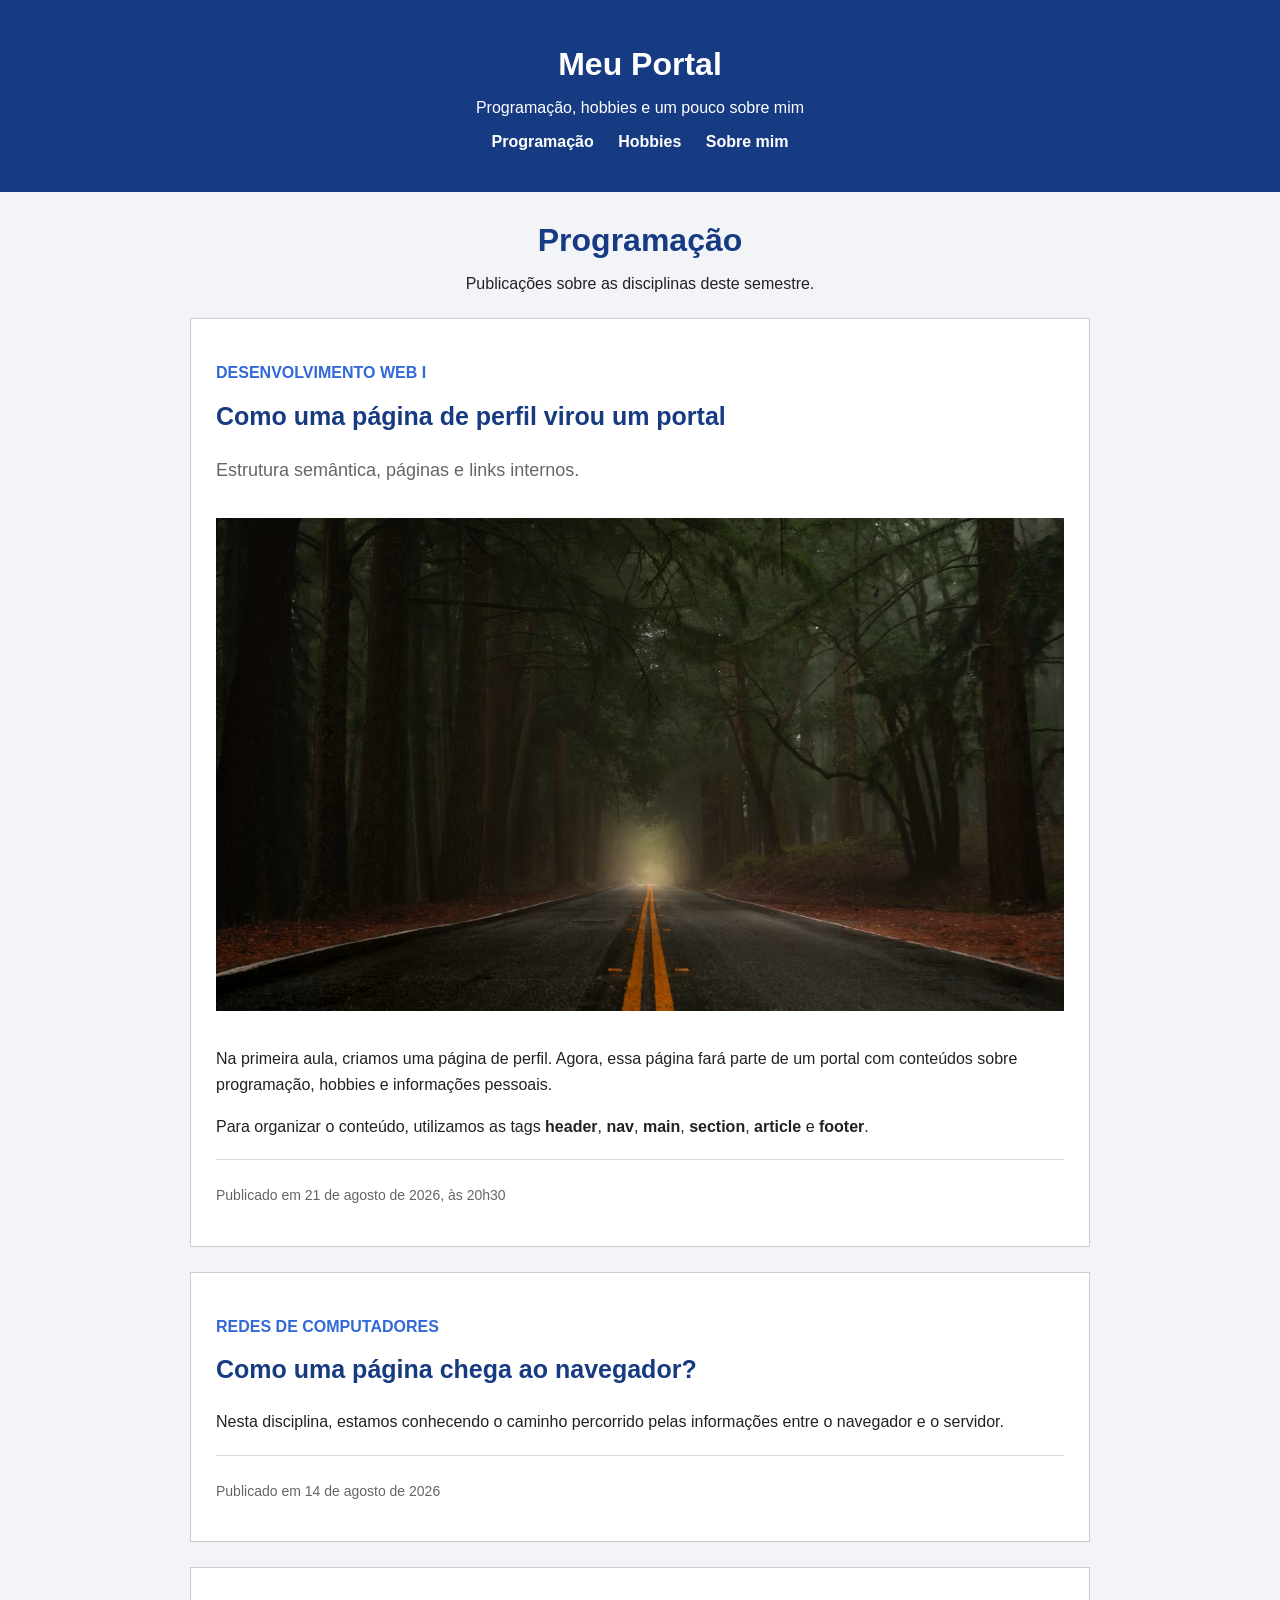
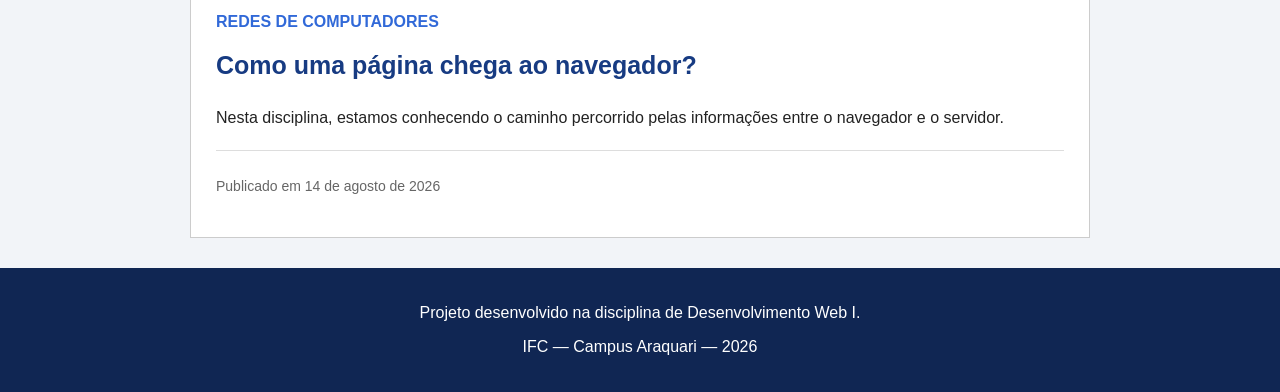
<file: index.html>
<!DOCTYPE html>
<html lang="pt-BR">
<head>
    <meta charset="UTF-8">
    <meta name="viewport" content="width=device-width, initial-scale=1.0">
    <title>Programação | Meu Portal</title>
    <link rel="stylesheet" href="./css/global.css">
    <link rel="stylesheet" href="./css/style.css">
</head>

<body>
    <header>
        <h1>Meu Portal</h1>
        <p>Programação, hobbies e um pouco sobre mim</p>

        <nav>
            <ul>
                <li><a href="programacao.html">Programação</a></li>
                <li><a href="hobbies.html">Hobbies</a></li>
                <li><a href="perfil.html">Sobre mim</a></li>
            </ul>
        </nav>
    </header>

    <main>
        <section>
            <header>
                <h2>Programação</h2>
                <p>Publicações sobre as disciplinas deste semestre.</p>
            </header>

            <article>
                <header>
                    <p class="categoria">Desenvolvimento Web I</p>
                    <h3>Como uma página de perfil virou um portal</h3>
                    <p class="subtitulo">
                        Estrutura semântica, páginas e links internos.
                    </p>
                </header>

                <img
                    src="./img/estrada.avif"
                    alt="Computador apresentando um código HTML"
                >

                <p>
                    Na primeira aula, criamos uma página de perfil. Agora,
                    essa página fará parte de um portal com conteúdos sobre
                    programação, hobbies e informações pessoais.
                </p>

                <p>
                    Para organizar o conteúdo, utilizamos as tags
                    <strong>header</strong>, <strong>nav</strong>,
                    <strong>main</strong>, <strong>section</strong>,
                    <strong>article</strong> e <strong>footer</strong>.
                </p>

                <footer>
                    <p>
                        Publicado em
                        <time datetime="2026-08-21T20:30">
                            21 de agosto de 2026, às 20h30
                        </time>
                    </p>
                </footer>
            </article>

            <article>
                <header>
                    <p class="categoria">Redes de Computadores</p>
                    <h3>Como uma página chega ao navegador?</h3>
                </header>

                <p>
                    Nesta disciplina, estamos conhecendo o caminho percorrido
                    pelas informações entre o navegador e o servidor.
                </p>

                <footer>
                    <p>
                        Publicado em
                        <time datetime="2026-08-14">14 de agosto de 2026</time>
                    </p>
                </footer>
            </article>

             <article>
                <header>
                    <p class="categoria">Redes de Computadores</p>
                    <h3>Como uma página chega ao navegador?</h3>
                </header>

                <p>
                    Nesta disciplina, estamos conhecendo o caminho percorrido
                    pelas informações entre o navegador e o servidor.
                </p>

                <footer>
                    <p>
                        Publicado em
                        <time datetime="2026-08-14">14 de agosto de 2026</time>
                    </p>
                </footer>
            </article>
        </section>
    </main>

    <footer>
        <p>Projeto desenvolvido na disciplina de Desenvolvimento Web I.</p>
        <p>IFC — Campus Araquari — 2026</p>
    </footer>
</body>
</html>
</file>
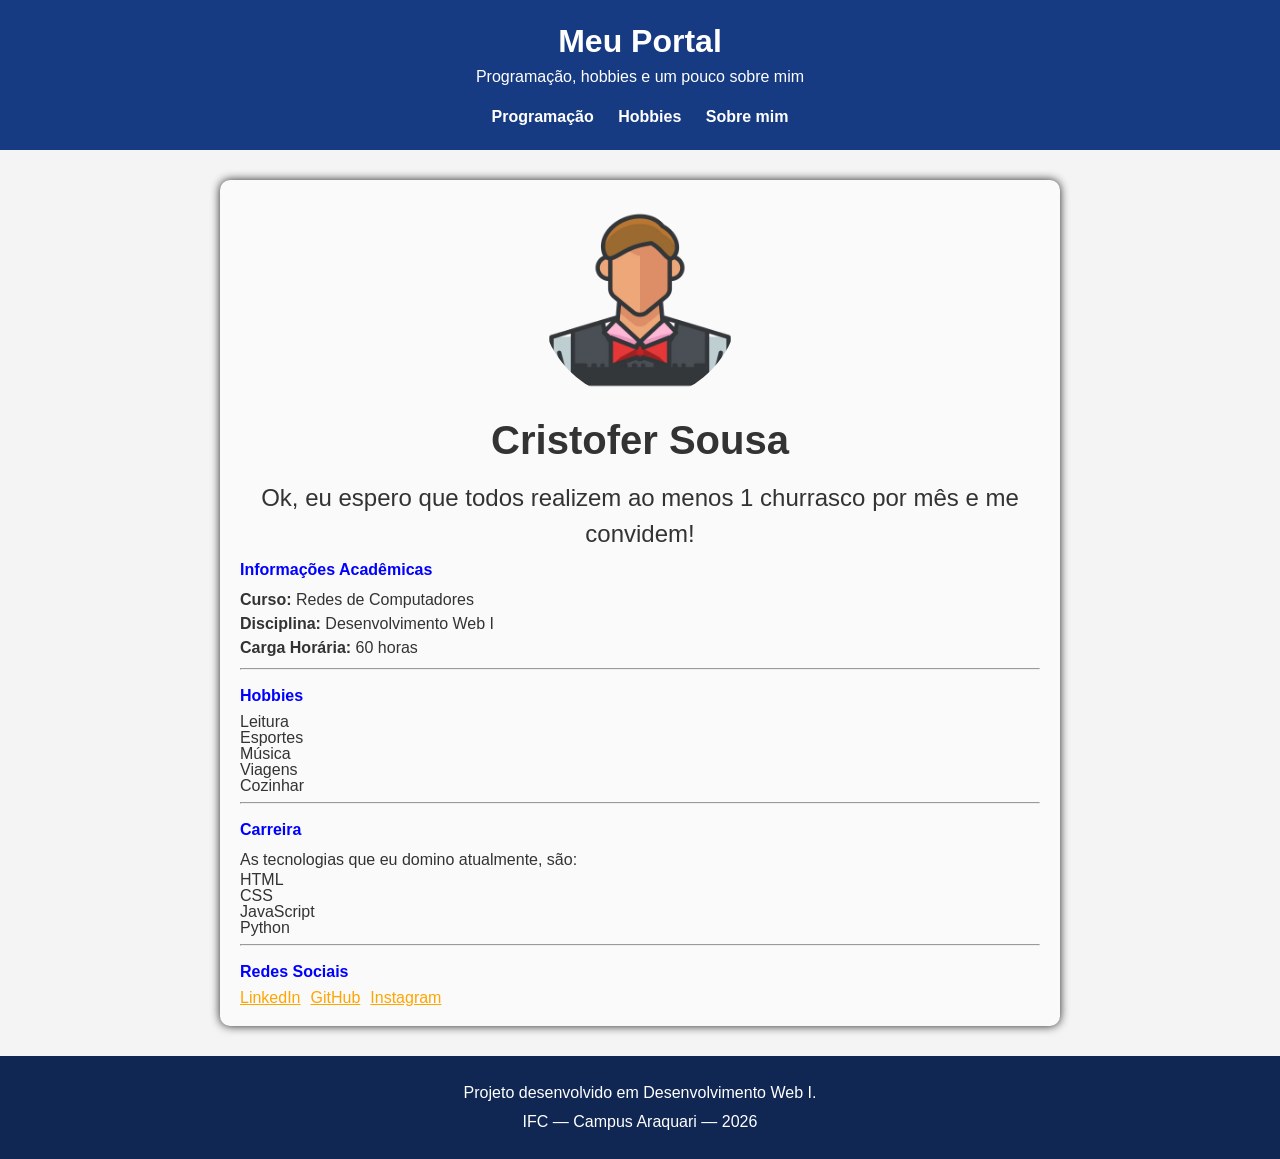
<file: perfil.html>
<!DOCTYPE html>
<html lang="pt-br">
    <head>
        <meta charset="UTF-8">
        <meta name="viewport" content="width=device-width, initial-scale=1.0">
        <title>Portfolio - Prof. Cris</title>
        <link rel="stylesheet" href="./css/reset.css">
        <link rel="stylesheet" href="./css/global.css">
        <link rel="stylesheet" href="./css/perfil.css">
    </head>
    <body>
        <header class="cabecalho-site">
            <h1>Meu Portal</h1>
            <p>Programação, hobbies e um pouco sobre mim</p>
            <nav class="menu-site">
                <ul>
                    <li>
                        <a href="index.html">Programação</a>
                    </li>
                    <li>
                        <a href="hobbies.html">Hobbies</a>
                    </li>
                    <li>
                        <a href="perfil.html">Sobre mim</a>
                    </li>
                </ul>
            </nav>
        </header>
        <main class="conteudo-pagina">
            <div class="container">
                <img src="./img/portfolio.avif" title="Prof. Cristofer" alt="Cristofer Sousa">
                <h1>Cristofer Sousa</h1>
                <p class="slogan">
                    Ok, eu espero que todos realizem ao menos 1 churrasco por mês e me convidem!
                </p>
                <h2>Informações Acadêmicas</h2>
                <p>
                    <span>Curso:</span> Redes de Computadores
                </p>
                <p>
                    <span>Disciplina:</span> Desenvolvimento Web I
                </p>
                <p>
                    <span>Carga Horária:</span> 60 horas
                </p>
                <hr>
                <h2>Hobbies</h2>
                <ul>
                    <li>Leitura</li>
                    <li>Esportes</li>
                    <li>Música</li>
                    <li>Viagens</li>
                    <li>Cozinhar</li>
                </ul>
                <hr>
                <h2>Carreira</h2>
                <p> As tecnologias que eu domino atualmente, são:</p>
                <ul>
                    <li>HTML</li>
                    <li>CSS</li>
                    <li>JavaScript</li>
                    <li>Python</li>
                </ul>
                <hr>
                <h2>Redes Sociais</h2>
                <ul class="social">
                    <li>
                        <a href="https://www.linkedin.com/in/cristofer-sousa/" target="_blank" rel="noopener noreferrer">
                            LinkedIn
                        </a>
                    </li>
                    <li>
                        <a href="https://github.com/cristofer-sousa" target="_blank" rel="noopener noreferrer">
                            GitHub
                        </a>
                    </li>
                    <li>
                        <a href="https://instagram.com/cristofer.sousa" target="_blank" rel="noopener noreferrer">
                            Instagram
                        </a>
                    </li>
                </ul>
            </div>
        </main>
        <footer class="rodape-site">
            <p>Projeto desenvolvido em Desenvolvimento Web I.</p>
            <p>IFC — Campus Araquari — 2026</p>
        </footer>
    </body>
</html>
</file>
<file: css/global.css>
/*
    GLOBAL.CSS
    Estilos compartilhados entre todas as páginas do portal.

    Este arquivo cuida somente de:
    1. Configurações gerais;
    2. Cabeçalho;
    3. Menu de navegação;
    4. Área de conteúdo;
    5. Rodapé.
*/

/* Configurações gerais */
body {
    margin: 0;
    background-color: #f4f4f4;
    color: #333333;
    font-family: Arial, sans-serif;
}

/* Cabeçalho compartilhado */
.cabecalho-site {
    background-color: #173b82;
    color: white;
    padding: 25px 15px;
    text-align: center;
}

.cabecalho-site h1 {
    color: white;
    font-size: 2rem;
    margin: 0;
    padding: 0;
}

.cabecalho-site p {
    margin: 8px 0 20px 0;
}

/* Menu principal */
.menu-site ul {
    list-style-type: none;
    margin: 0;
    padding: 0;
}

.menu-site li {
    display: inline;
    margin: 0 10px;
}

.menu-site a {
    color: white;
    font-weight: bold;
    text-decoration: none;
}

.menu-site a:hover {
    color: #ffcc66;
    text-decoration: underline;
}

/* Espaçamento do conteúdo de cada página */
.conteudo-pagina {
    padding: 30px 15px;
}

/* Rodapé compartilhado */
.rodape-site {
    background-color: #102653;
    color: white;
    padding: 20px 15px;
    text-align: center;
}

.rodape-site p {
    margin: 5px 0;
}
</file>
<file: css/style.css>
/* Configurações gerais da página */
body {
    margin: 0;
    background-color: #f2f4f8;
    color: #222222;
    font-family: Arial, sans-serif;
}

/* Cabeçalho principal */
body > header {
    background-color: #173b82;
    color: white;
    padding: 25px;
    text-align: center;
}

body > header h1 {
    margin-bottom: 5px;
}

/* Menu de navegação */
nav ul {
    padding: 0;
    list-style: none;
}

nav li {
    display: inline;
    margin: 10px;
}

nav a {
    color: white;
    text-decoration: none;
    font-weight: bold;
}

nav a:hover {
    text-decoration: underline;
}

/* Conteúdo principal */
main {
    max-width: 900px;
    margin: 30px auto;
    padding: 0 20px;
}

section > header {
    margin-bottom: 25px;
    text-align: center;
}

section > header h2 {
    color: #173b82;
    font-size: 32px;
    margin-bottom: 5px;
}

/* Cada publicação do blog */
article {
    background-color: white;
    border: 1px solid #cccccc;
    margin-bottom: 25px;
    padding: 25px;
}

article h3 {
    color: #173b82;
    font-size: 25px;
    margin-top: 5px;
}

article img {
    width: 100%;
    margin: 15px 0;
}

article p {
    line-height: 1.6;
}

.categoria {
    color: #3169d8;
    font-weight: bold;
    text-transform: uppercase;
}

.subtitulo {
    color: #666666;
    font-size: 18px;
}

article footer {
    border-top: 1px solid #dddddd;
    color: #666666;
    font-size: 14px;
    margin-top: 20px;
    padding-top: 10px;
}

/* Rodapé da página */
body > footer {
    background-color: #102653;
    color: white;
    padding: 20px;
    text-align: center;
}
</file>
<file: css/perfil.css>
body {
    font-family: Arial, sans-serif;
    margin: 0;
    background-color: #f4f4f4;
}

img {
    width: 200px; 
    height: 200px; 
    border-radius: 50%; 
    object-fit: cover;
    margin: 0 auto;
    display: block;
}

h1 {
    font-size: 2.5rem;
    font-weight: bold;
    text-align: center;
    color: #333;
    padding: 20px 0 20px 0;
}

h2 {
    color: blue;
    padding: 10px 0 10px 0;
    font-weight: bold;
}

p {
    line-height: 1.5;
    font-size: 1rem;
}

ul {
    list-style-type: none;
}


.slogan {
    text-align: center;
    font-size: 1.5rem;
}

span {
    font-weight: bold;
}

.container {
    max-width: 800px;
    margin: 0 auto;
    padding: 20px;
    background-color: #fafafa;
    box-shadow: 0 0 10px #222;
    border-radius: 10px;
}

.social {
    list-style: none;
    display: flex;
    gap:10px;
}

.social a {
    color: orange;
}

.social a:hover {
    color: purple;
}
</file>
